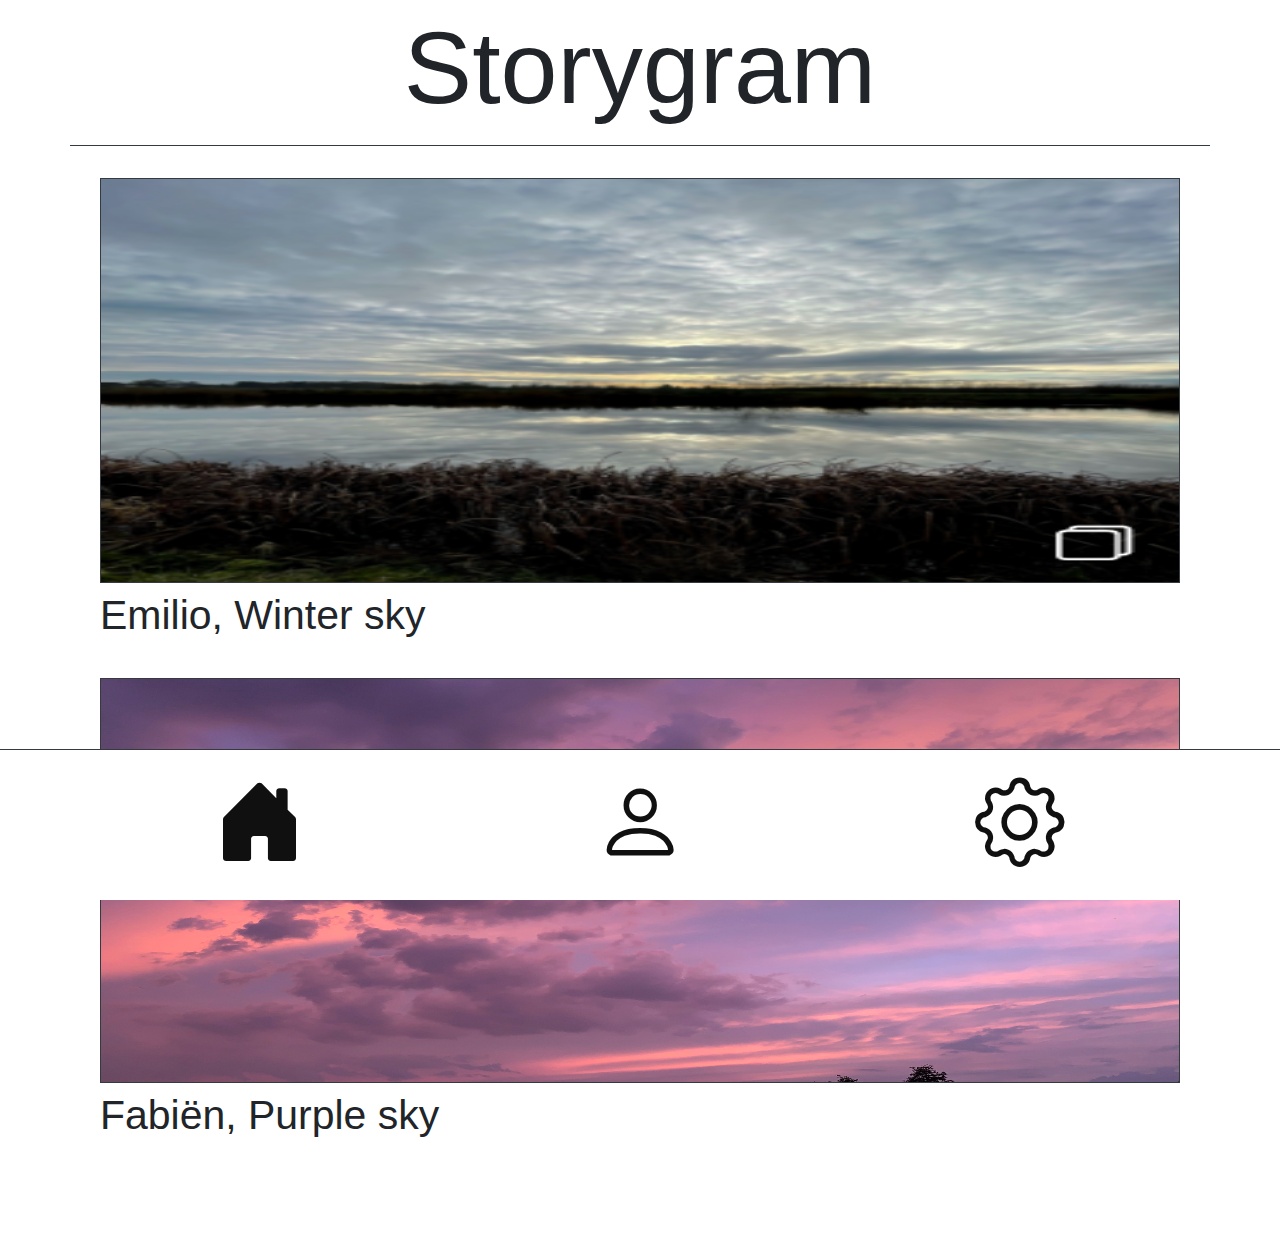
<file: index.html>
<!DOCTYPE html>
<html lang="en">
<head>
    <meta charset="UTF-8">
    <meta name="viewport" content="width=device-width, initial-scale=1.0">
    <link rel="stylesheet" href="https://cdn.jsdelivr.net/npm/bootstrap-icons@1.3.0/font/bootstrap-icons.css">
    <link rel="stylesheet" href="https://maxcdn.bootstrapcdn.com/bootstrap/4.0.0/css/bootstrap.min.css"
        integrity="sha384-Gn5384xqQ1aoWXA+058RXPxPg6fy4IWvTNh0E263XmFcJlSAwiGgFAW/dAiS6JXm" crossorigin="anonymous">
    <link rel="stylesheet" href="style.css">
    <link rel="manifest" href="manifest.json">
    <title>Storygram</title>
</head>
<body>

    <!--HEADER-->
    <div class="container border-bottom border-dark headerwrap">
        <div class="row justify-content-center">
            <div class="col">
                <h1 class="headertxt">Storygram</h1>
            </div>
        </div>
    </div>

    <!--CONTENT-->
    <div class="d-flex flex-column p-2">
        <div class="container">
            <div class="row m-0">
                <div class="col-12">
                    <a href="wintersky.html"><img src="./pictures/winter_sky.png" class="img-fluid border border-dark indexpic" alt="img"></a>
                </div>
                <div class="col-12">
                    <p class="indexsubtxt">Emilio, Winter sky</p>
                </div>
            </div>
        </div>
    </div>

    <div class="d-flex flex-column p-2">
        <div class="container justify-content-center">
            <div class="row m-0">
                <div class="col-12">
                    <a href="purplesky.html"><img src="./pictures/purple_sky.jpg" class="img-fluid border border-dark indexpic" alt="img"></a>
                </div>
                <div class="col-12">
                    <p class="indexsubtxt">Fabiën, Purple sky</p>
                </div>
            </div>
        </div>
    </div>

    <!--NAVIGATION-->
    <nav class="navbar navbar-expand navbar-light fixed-bottom border-top border-dark p-0 m-0" style="background-color:white;">
        <div class="container justify-content-center">
        <div class="row navrow">
        <ul class="navbar-nav">
            <div class="col-4">
            <li class="nav-item">
                <a class="nav-link" href="#"><i class="bi bi-house-door-fill"></i></a>
            </li>
             </div>
             <div class="col-4">
            <li class="nav-item">
                <a class="nav-link" href="#"><i class="bi bi-person"></i></a>
            </li>
             </div>
            <div class="col-4">
            <li class="nav-item">
                <a class="nav-link" href="#"><i class="bi bi-gear"></i></a>
            </li>
             </div>
        </ul>
        </div>
    </div>
    </nav>

</body>
</html>
</file>
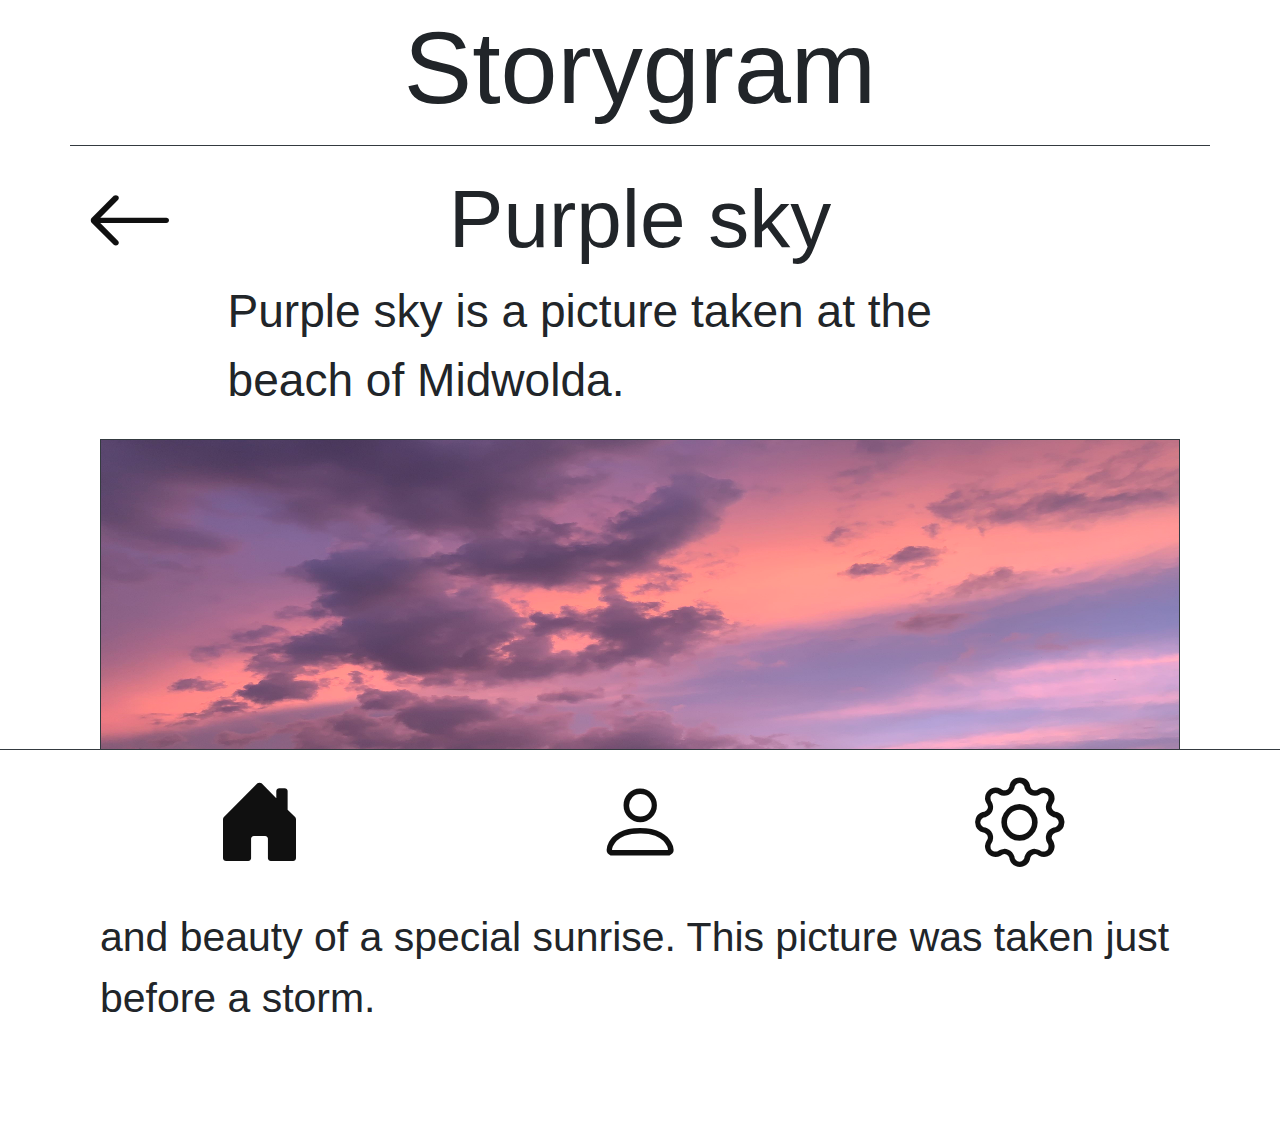
<file: purplesky.html>
<!DOCTYPE html>
<html lang="en">
<head>
    <meta charset="UTF-8">
    <meta name="viewport" content="width=device-width, initial-scale=1.0">
    <link rel="stylesheet" href="https://cdn.jsdelivr.net/npm/bootstrap-icons@1.3.0/font/bootstrap-icons.css">
    <link rel="stylesheet" href="https://maxcdn.bootstrapcdn.com/bootstrap/4.0.0/css/bootstrap.min.css"
        integrity="sha384-Gn5384xqQ1aoWXA+058RXPxPg6fy4IWvTNh0E263XmFcJlSAwiGgFAW/dAiS6JXm" crossorigin="anonymous">
    <link rel="stylesheet" href="style.css">
    <link rel="manifest" href="manifest.json">
    <title>Storygram</title>
</head>
<body>

    <!--HEADER-->
    <div class="container border-bottom border-dark headerwrap">
        <div class="row justify-content-center">
            <div class="col">
                <h1 class="headertxt">Storygram</h1>
            </div>
        </div>
    </div>

    <!--CONTENT-->
    <div class="container">
        <div class="row align-items-center">
            <div class="col d-flex position-absolute">
                <a href="index.html"><i class="bi bi-arrow-left"></i></a>
            </div>
            <div class="col infotxtwrap">
                <h2 class="infotxt">Purple sky</h2>
            </div>
        </div>
        <div class="row align-items-center justify-content-center">
            <div class="col-9">
                <p class="infosubtxt">Purple sky is a picture taken at the beach of Midwolda.</p>
            </div>
        </div>
    </div>
    
    <div class="d-flex flex-column p-2">
        <div class="container">
            <div class="row m-0">
                <div class="col-12">
                    <img src="./pictures/purple_sky.jpg" class="img-fluid border border-dark indexpic" alt="img">
                </div>
                <div class="col-12">
                    <p class="indexsubtxt">The purple/pink sky is a picture that represents the warmth and beauty of a special sunrise. This picture was taken just before a storm.</p>
                </div>
            </div>
        </div>
    </div>

    <!--NAVIGATION-->
    <nav class="navbar navbar-expand navbar-light fixed-bottom border-top border-dark p-0 m-0"
        style="background-color:white;">
        <div class="container justify-content-center">
            <div class="row navrow">
                <ul class="navbar-nav">
                    <div class="col-4">
                        <li class="nav-item">
                            <a class="nav-link" href="#"><i class="bi bi-house-door-fill"></i></a>
                        </li>
                    </div>
                    <div class="col-4">
                        <li class="nav-item">
                            <a class="nav-link" href="#"><i class="bi bi-person"></i></a>
                        </li>
                    </div>
                    <div class="col-4">
                        <li class="nav-item">
                            <a class="nav-link" href="#"><i class="bi bi-gear"></i></a>
                        </li>
                    </div>
                </ul>
            </div>
        </div>
    </nav>
</body>
</html>
</file>
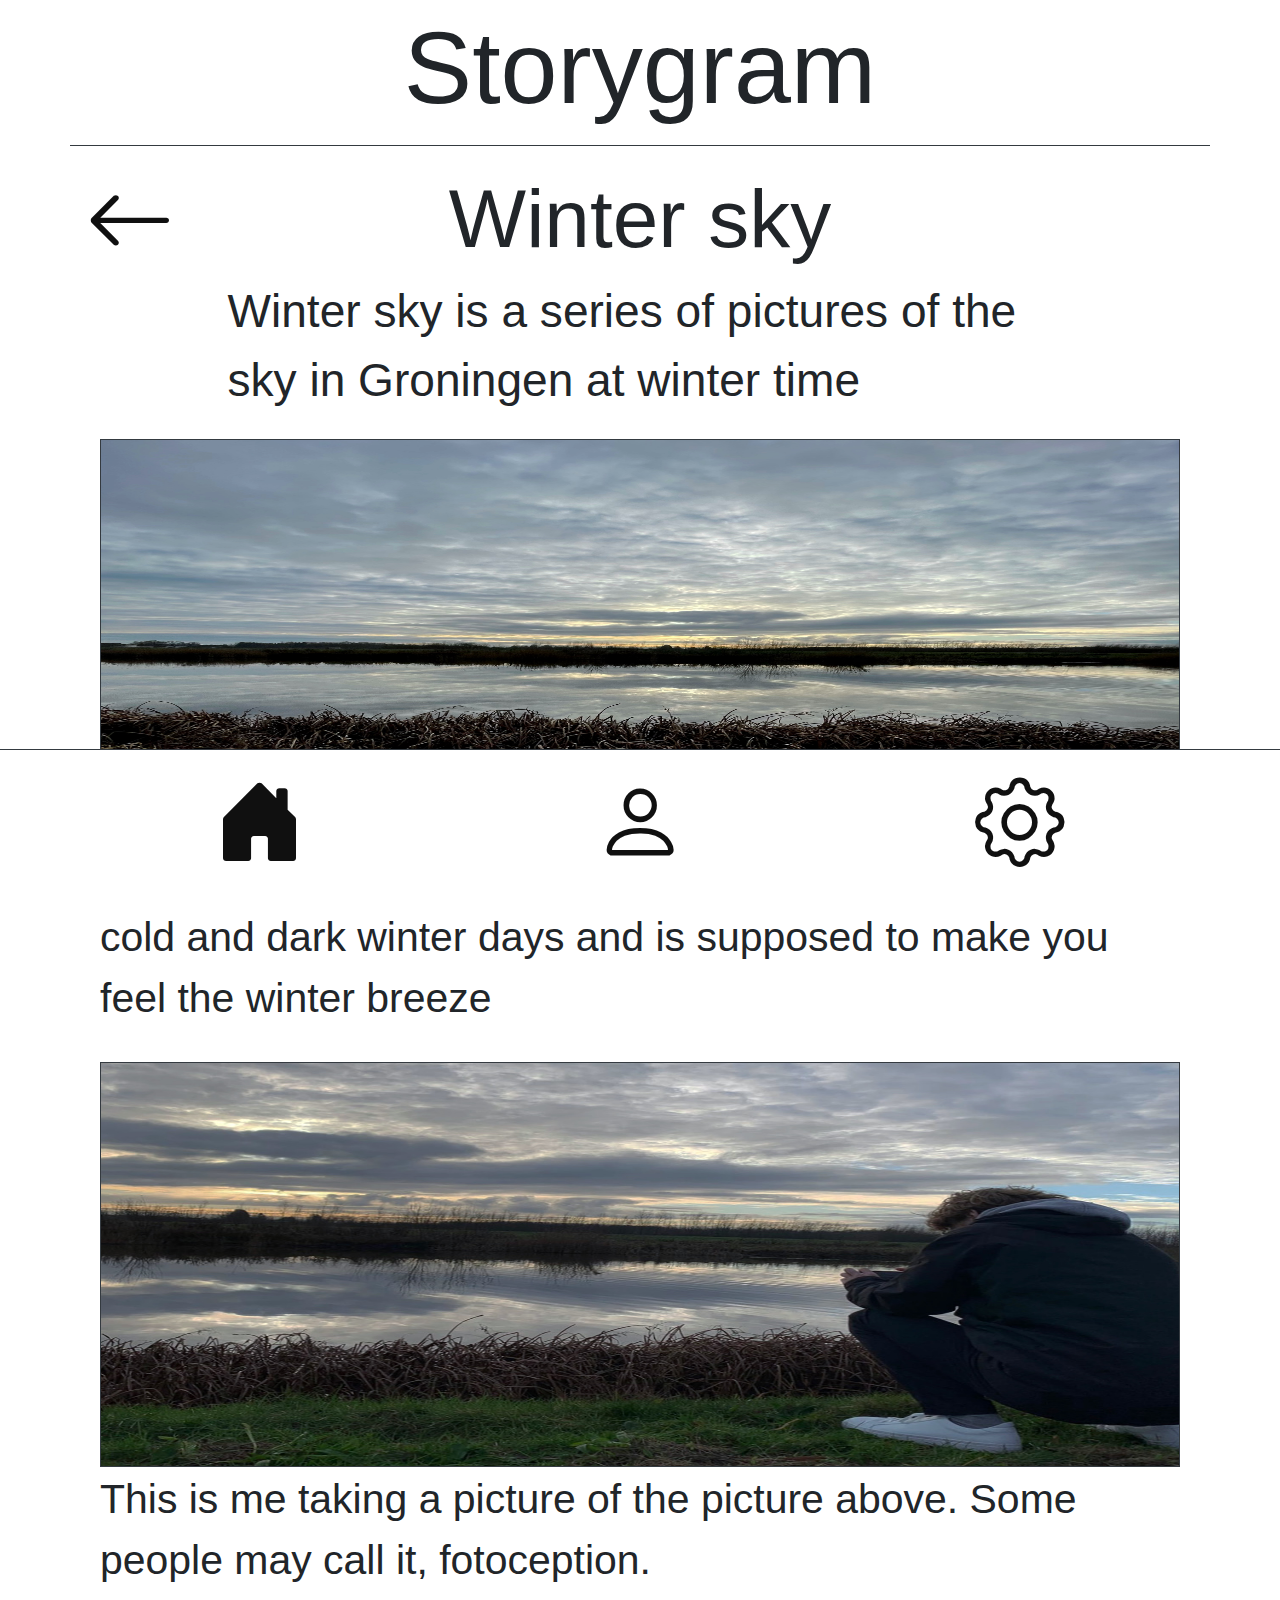
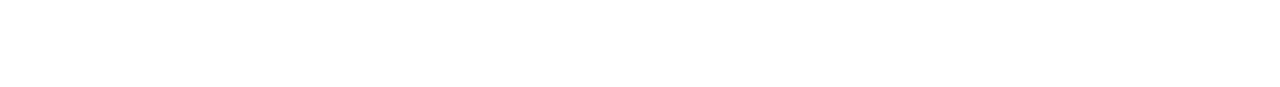
<file: wintersky.html>
<!DOCTYPE html>
<html lang="en">
<head>
    <meta charset="UTF-8">
    <meta name="viewport" content="width=device-width, initial-scale=1.0">
    <link rel="stylesheet" href="https://cdn.jsdelivr.net/npm/bootstrap-icons@1.3.0/font/bootstrap-icons.css">
    <link rel="stylesheet" href="https://maxcdn.bootstrapcdn.com/bootstrap/4.0.0/css/bootstrap.min.css"
        integrity="sha384-Gn5384xqQ1aoWXA+058RXPxPg6fy4IWvTNh0E263XmFcJlSAwiGgFAW/dAiS6JXm" crossorigin="anonymous">
    <link rel="stylesheet" href="style.css">
    <link rel="manifest" href="manifest.json">
    <title>Storygram</title>
</head>
<body>

    <!--HEADER-->
    <div class="container border-bottom border-dark headerwrap">
        <div class="row justify-content-center">
            <div class="col">
                <h1 class="headertxt">Storygram</h1>
            </div>
        </div>
    </div>

    <!--CONTENT-->
    <div class="container">
        <div class="row align-items-center d-flex position-relative">
            <div class="col d-flex position-absolute">
                <a href="index.html"><i class="bi bi-arrow-left"></i></a>
            </div>
            <div class="col infotxtwrap">
                <h2 class="infotxt">Winter sky</h2>
            </div>
        </div>
        <div class="row align-items-center justify-content-center">
            <div class="col-9">
                <p class="infosubtxt">Winter sky is a series of pictures of the sky in Groningen at winter time</p>
            </div>
        </div>
    </div>

    <div class="d-flex flex-column p-2">
        <div class="container">
            <div class="row m-0">
                <div class="col-12">
                    <img src="./pictures/winter_sky_info.JPG" class="img-fluid border border-dark indexpic" alt="img">
                </div>
                <div class="col-12">
                    <p class="indexsubtxt">This is the first picture of the sky by itself. It captures the cold and dark winter days and is supposed to make you feel the winter breeze</p>
                </div>
            </div>
        </div>
    </div>

    <div class="d-flex flex-column p-2">
        <div class="container">
            <div class="row m-0">
                <div class="col-12">
                    <img src="./pictures/winter_me.JPG" class="img-fluid border border-dark indexpic" alt="img">
                </div>
                <div class="col-12">
                    <p class="indexsubtxt">This is me taking a picture of the picture above. Some people may call it, fotoception.</p>
                </div>
            </div>
        </div>
    </div>

    <!--NAVIGATION-->
    <nav class="navbar navbar-expand navbar-light fixed-bottom border-top border-dark p-0 m-0"
        style="background-color:white;">
        <div class="container justify-content-center">
            <div class="row navrow">
                <ul class="navbar-nav">
                    <div class="col-4">
                        <li class="nav-item">
                            <a class="nav-link" href="#"><i class="bi bi-house-door-fill"></i></a>
                        </li>
                    </div>
                    <div class="col-4">
                        <li class="nav-item">
                            <a class="nav-link" href="#"><i class="bi bi-person"></i></a>
                        </li>
                    </div>
                    <div class="col-4">
                        <li class="nav-item">
                            <a class="nav-link" href="#"><i class="bi bi-gear"></i></a>
                        </li>
                    </div>
                </ul>
            </div>
        </div>
    </nav>
</body>
</html>
</file>
<file: style.css>
body {
    padding-bottom: 8vh;
}

/* NAV */

.bi {
    font-size: 7vw;
    color: #101010;
}

.navrow {
    width: 100%;
}

.navbar-nav {
    width: 100%;
    text-align: center;
}

/* HEADER */

.headertxt {
    text-align: center;
    font-weight: normal;
    font-size: 8vw;
    padding: 0.8vh;
}

.headerwrap {
    margin-bottom: 1.5rem;
}

/* CONTENT */

.indexpic {
    height: 45vh;
    width: 100%;
}

.indexsubtxt {
    padding-top: 0.2vh;
    font-size:3.2vw;
}

.infotxt {
    text-align: center;
    font-weight: normal;
    font-size: 6.4vw;
}

.infosubtxt{
    font-size:3.6vw;
}

.infotxtwrap {
    pointer-events: none;
}
</file>
